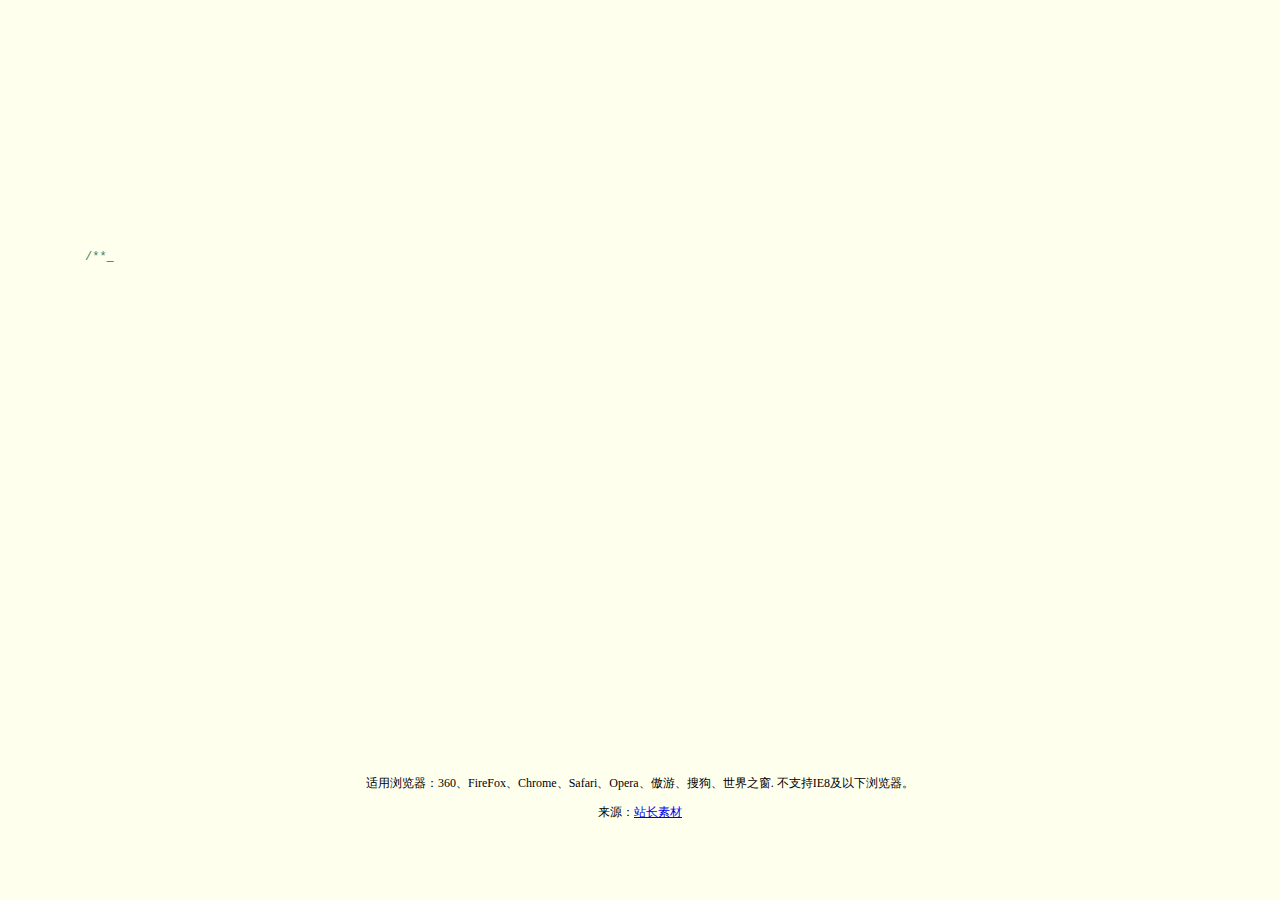
<file: chorying/letter/index.html>
﻿<!DOCTYPE html PUBLIC "-//W3C//DTD XHTML 1.0 Transitional//EN" "http://www.w3.org/TR/xhtml1/DTD/xhtml1-transitional.dtd">
<html xmlns="http://www.w3.org/1999/xhtml">
<head>
<meta http-equiv="Content-Type" content="text/html; charset=utf-8" />
<title>jquery+html5烂漫爱心表白动画 - 站长素材</title>

<style type="text/css">
@font-face {
	font-family: digit;
	src: url('digital-7_mono.ttf') format("truetype");
}
</style>

<link href="css/default.css" type="text/css" rel="stylesheet">
<script type="text/javascript" src="js/jquery.js"></script>
<script type="text/javascript" src="js/garden.js"></script>
<script type="text/javascript" src="js/functions.js"></script>

</head>

<body>

<div id="mainDiv">
	<div id="content">
		<div id="code">
			<span class="comments">/**</span><br />
			<span class="space"/><span class="comments">*2013—02-14,</span><br />
			<span class="space"/><span class="comments">*2013-02-28.</span><br />
			<span class="space"/><span class="comments">*/</span><br />
			Boy name = <span class="keyword">Mr</span> LI<br />
			Girl name = <span class="keyword">Mrs</span> ZHANG<br />
			<span class="comments">// Fall in love river. </span><br />
			The boy love the girl;<br />
			<span class="comments">// They love each other.</span><br />
			The girl loved the boy;<br />
			<span class="comments">// AS time goes on.</span><br />
			The boy can not be separated the girl;<br />
			<span class="comments">// At the same time.</span><br />
			The girl can not be separated the boy;<br />
			<span class="comments">// Both wind and snow all over the sky.</span><br />
			<span class="comments">// Whether on foot or 5 kilometers.</span><br />
			<span class="keyword">The boy</span> very <span class="keyword">happy</span>;<br />
			<span class="keyword">The girl</span> is also very <span class="keyword">happy</span>;<br />
			<span class="placeholder"/><span class="comments">// Whether it is right now</span><br />
			<span class="placeholder"/><span class="comments">// Still in the distant future.</span><br />
			<span class="placeholder"/>The boy has but one dream;<br />
			<span class="comments">// The boy wants the girl could well have been happy.</span><br />
			<br>
			<br>
			I want to say:<br />
			Baby, I love you forever;<br />
		</div>
		<div id="loveHeart">
			<canvas id="garden"></canvas>
			<div id="words">
				<div id="messages">
					亲爱的，这是我们相爱在一起的时光。
					<div id="elapseClock"></div>
				</div>
				<div id="loveu">
					爱你直到永永远远。<br/>
					<div class="signature">- 李先生</div>
				</div>
			</div>
		</div>
	</div>
</div>

<script type="text/javascript">
var offsetX = $("#loveHeart").width() / 2;
var offsetY = $("#loveHeart").height() / 2 - 55;
var together = new Date();
together.setFullYear(2013, 2, 28);
together.setHours(20);
together.setMinutes(0);
together.setSeconds(0);
together.setMilliseconds(0);

if (!document.createElement('canvas').getContext) {
	var msg = document.createElement("div");
	msg.id = "errorMsg";
	msg.innerHTML = "Your browser doesn't support HTML5!<br/>Recommend use Chrome 14+/IE 9+/Firefox 7+/Safari 4+"; 
	document.body.appendChild(msg);
	$("#code").css("display", "none")
	$("#copyright").css("position", "absolute");
	$("#copyright").css("bottom", "10px");
	document.execCommand("stop");
} else {
	setTimeout(function () {
		startHeartAnimation();
	}, 5000);

	timeElapse(together);
	setInterval(function () {
		timeElapse(together);
	}, 500);

	adjustCodePosition();
	$("#code").typewriter();
}
</script>
<div style="text-align:center;clear:both">
<p>适用浏览器：360、FireFox、Chrome、Safari、Opera、傲游、搜狗、世界之窗. 不支持IE8及以下浏览器。</p>
<p>来源：<a href="http://sc.chinaz.com/" target="_blank">站长素材</a></p>
</div>
</body>
</html>
</file>
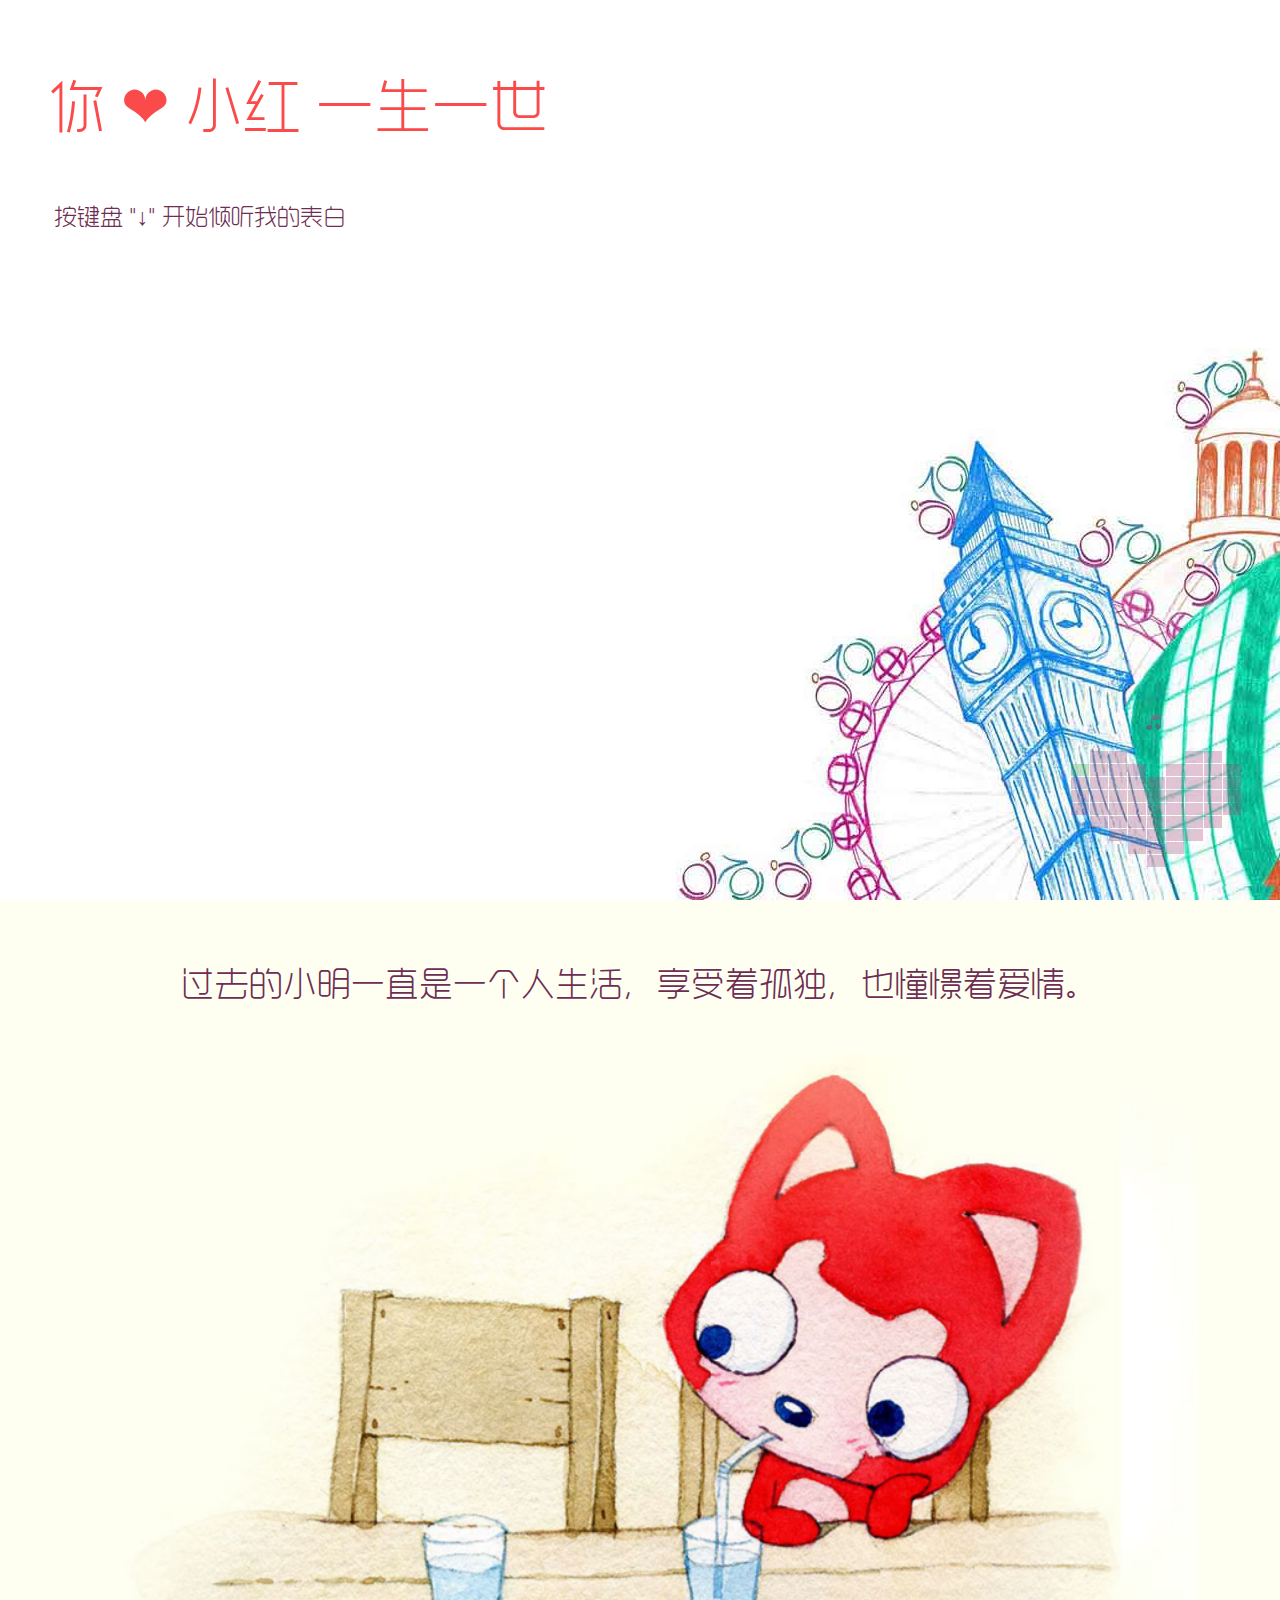
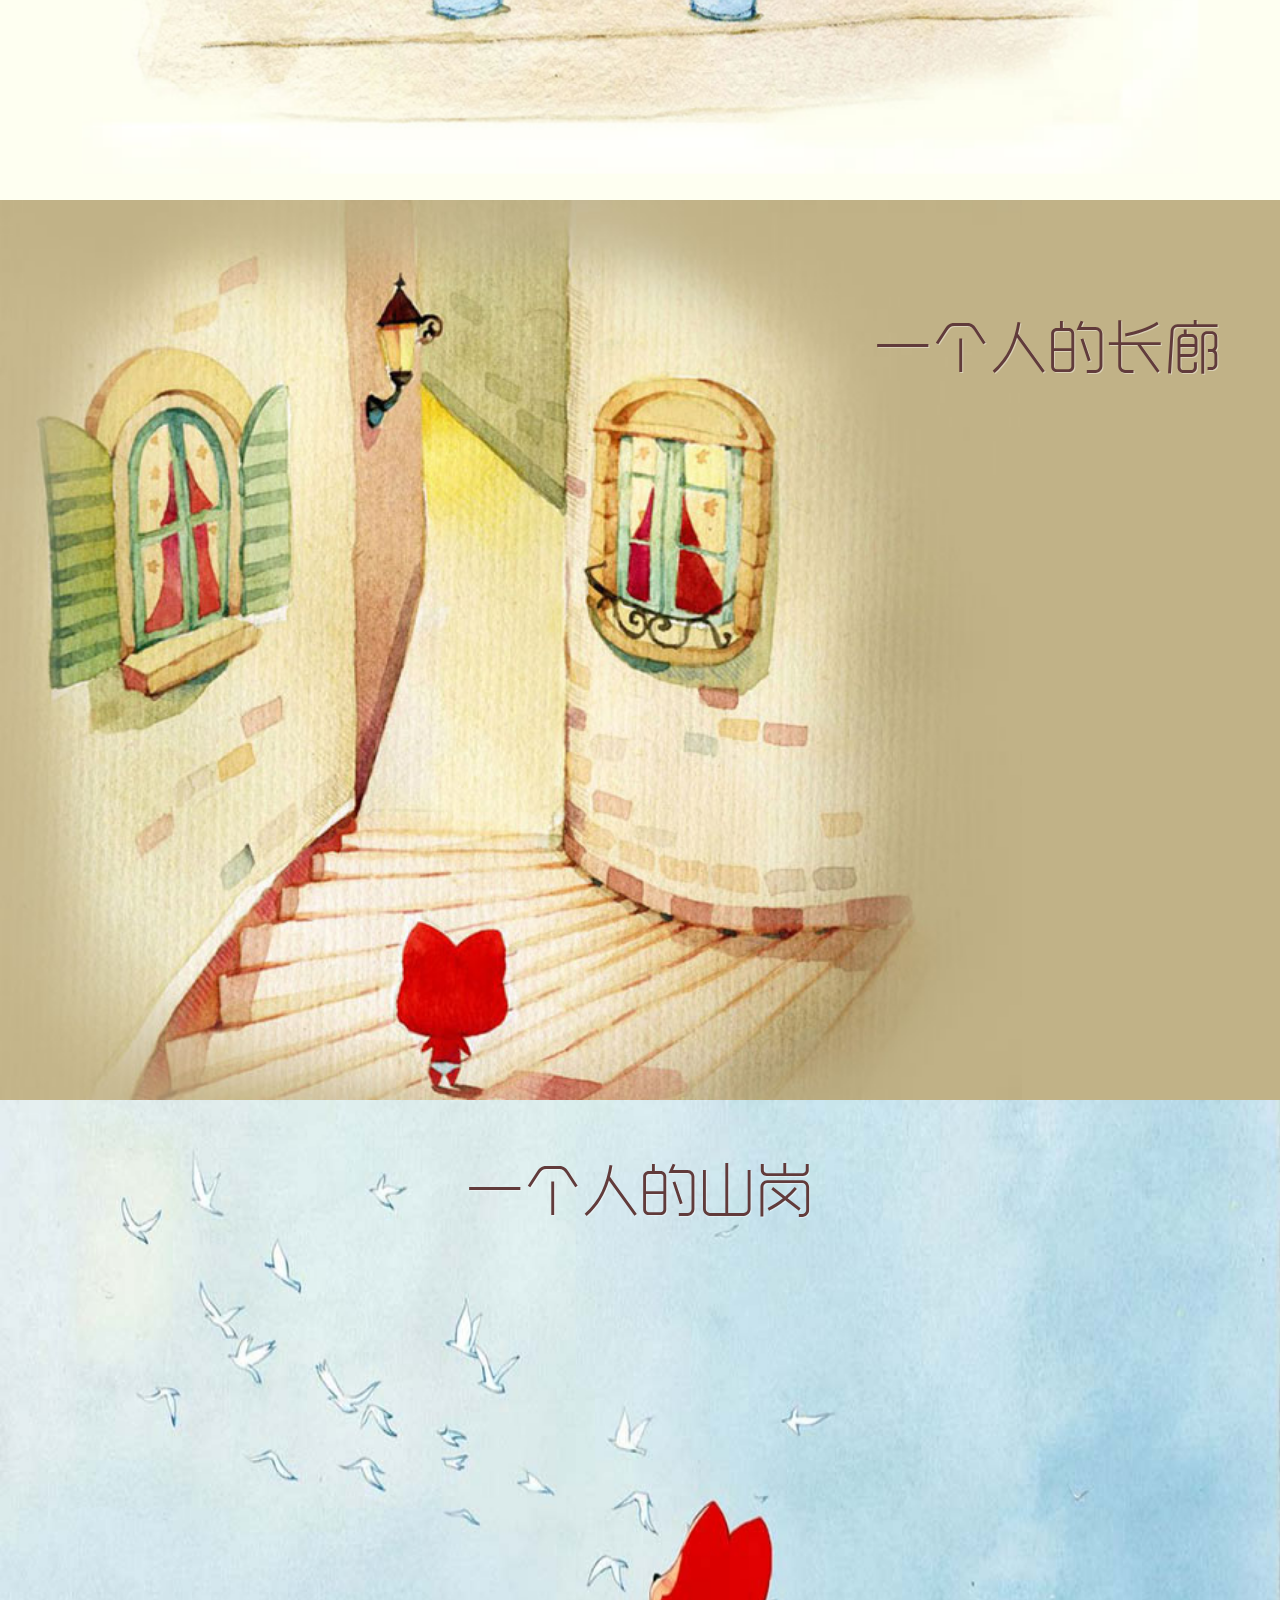
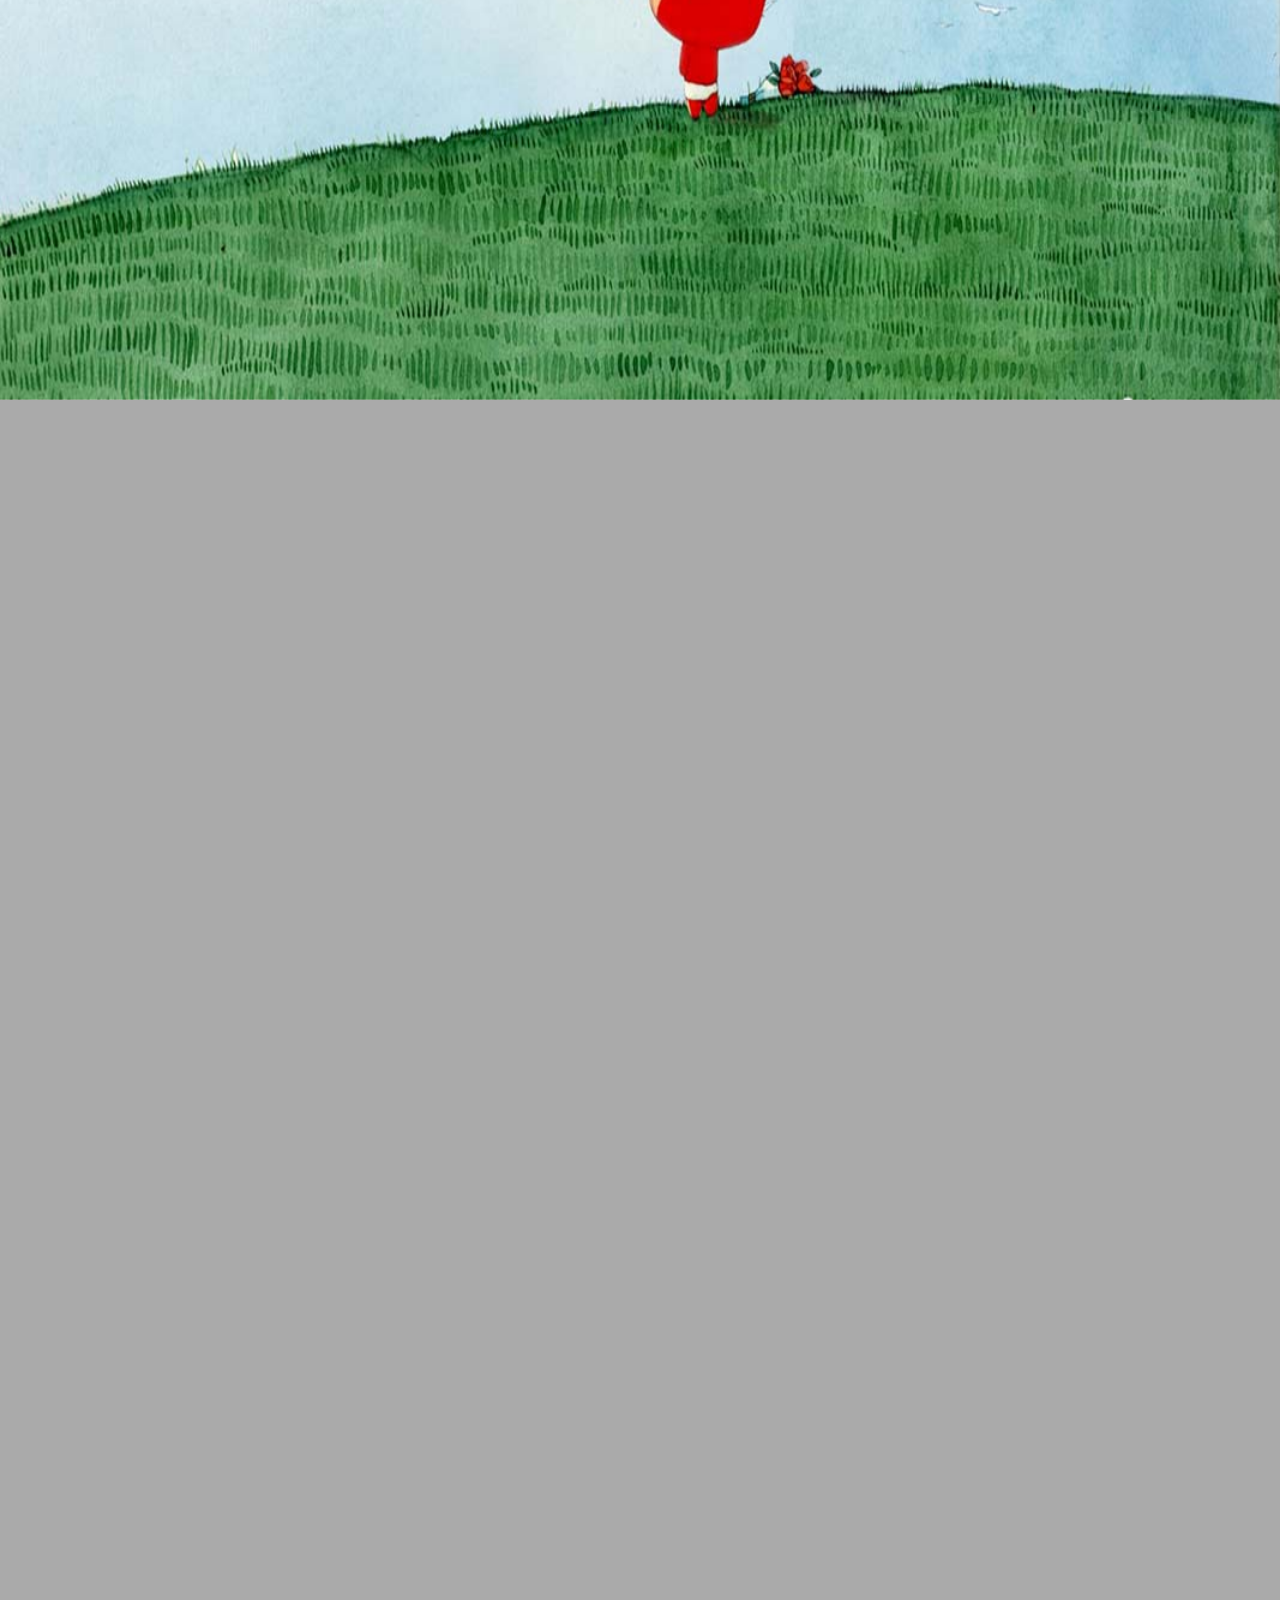
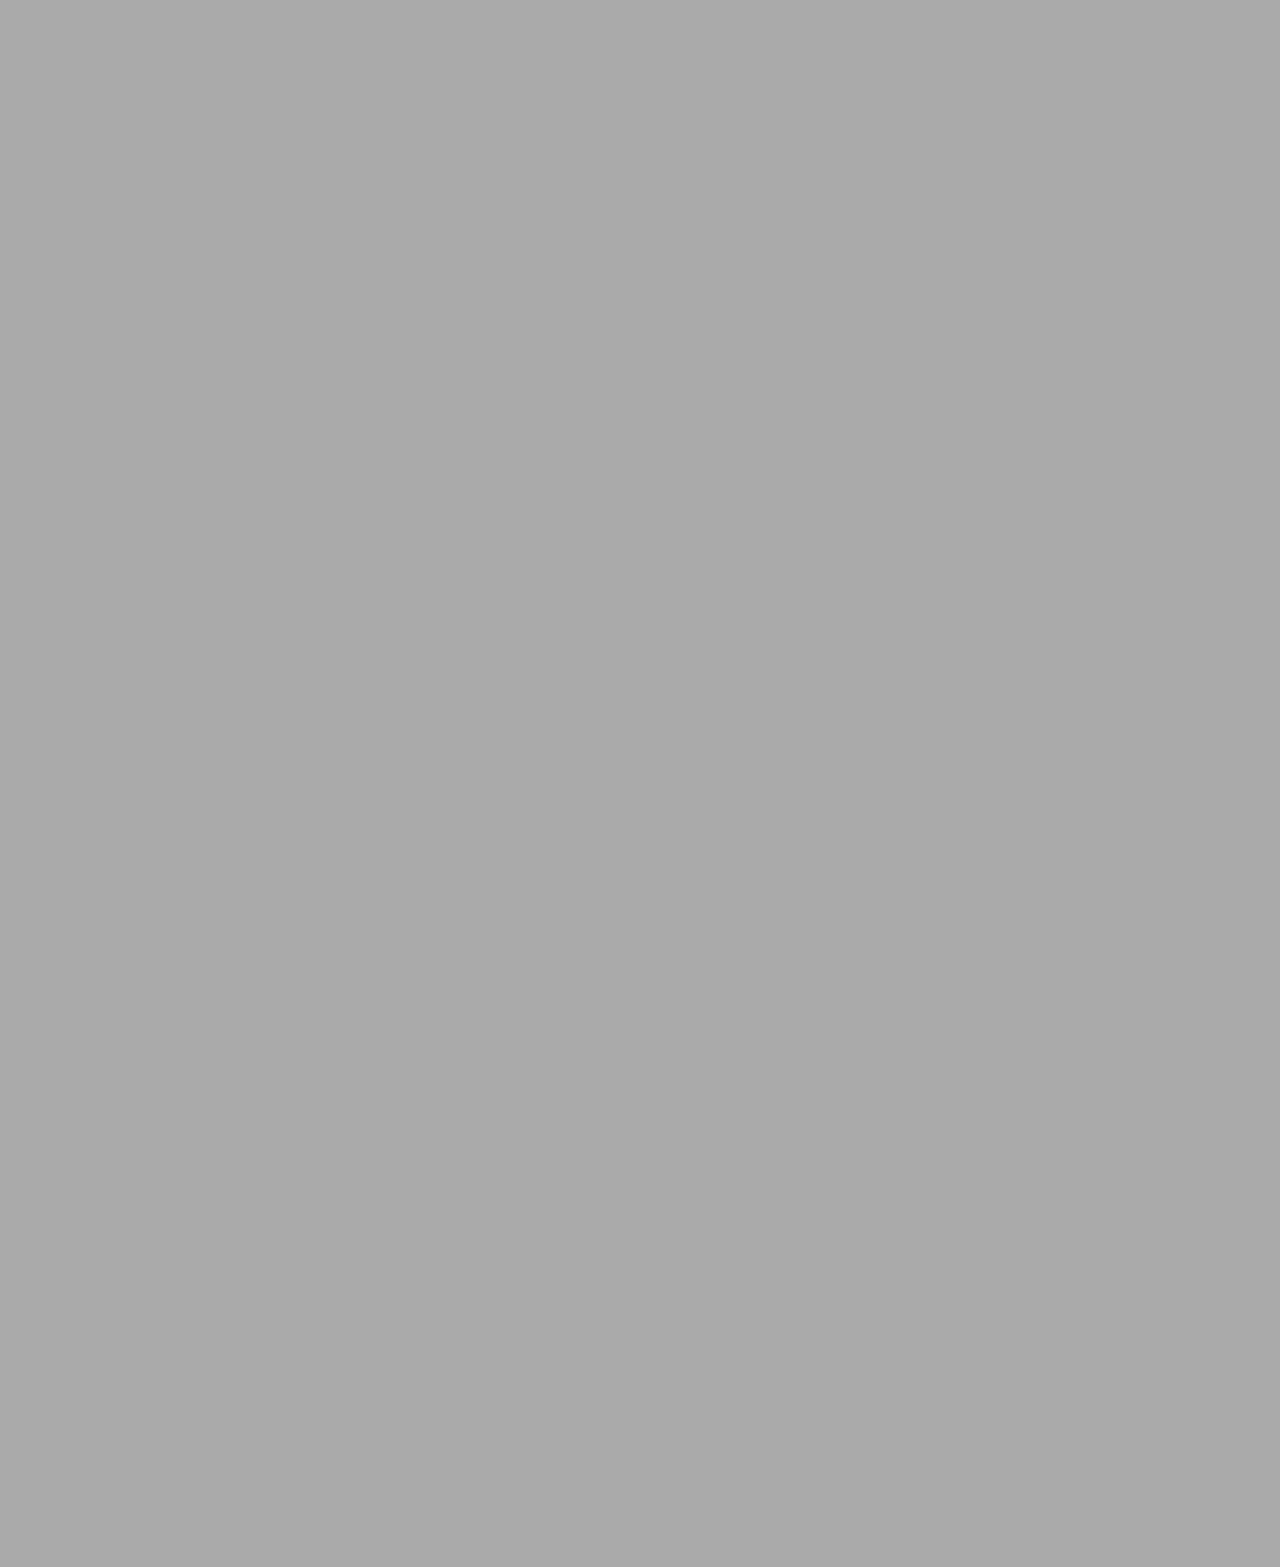
<file: chorying/story/index.htm>
<html><!DOCTYPE HTML>
<!--[if IE 6]>
<html id="ie6" class="ie ie6 lt-ie9">
<![endif]-->
<!--[if IE 7]>
<html id="ie7" class="ie ie7 lt-ie9">
<![endif]-->
<!--[if IE 8]>
<html id="ie8" class="ie ie8 lt-ie9">
<![endif]-->
<!--[if gte IE 9]>
<html class="ie ie9">
<![endif]-->
<!--[if !(IE)]><!-->
<html>
<!--<![endif]-->
<head>
	<meta http-equiv='Pragma' content='no-cache' />
	<meta charset="UTF-8">
	<meta name="viewport" content="width=device-width, minimum-scale=1.0, maximum-scale=1.0, user-scalable=no">
	<meta name="author" content="做我女朋友,做我女朋友,做我女朋友,做我女朋友,做我女朋友">
	<meta name="description" content="做我女朋友">
	<title>做我女朋友</title>
	<link rel="stylesheet" href="all.min.css" >
</head>
<body>
	<div class="flowtime">
		<div class="ft-section section-1" data-id="section-1">
			<div id="/section-1/page-1" class="ft-page page-1" data-id="page-1">
				<p class="text1"><span id="text-75" contenteditable="true">你</span> ❤ <span id="text-76" contenteditable="true">小红</span> <span id="text-77" contenteditable="true">一生一世</span></p>
				<p class="text2">按键盘 "↓" <span id="text-78" contenteditable="true">开始倾听我的表白</span></p>
			</div>
			<div id="/section-1/page-2" class="ft-page page-2" data-id="page-2">
				<p class="top-text" id="text-1" contenteditable="true">过去的小明一直是一个人生活，享受着孤独，也憧憬着爱情。</p>
				<img src="img/iali63.jpg" tppabs="img/iali63.jpg"  alt="过去的小明一直是一个人生活，享受着孤独，也憧憬着爱情。" />
			</div>
			<div id="/section-1/page-3" class="ft-page page-3 left-img" data-id="page-3">
				<h2 class="text" id="text-2" contenteditable="true">一个人的长廊</h2>
				<img src="img/iali35.jpg" tppabs="img/iali35.jpg"  alt="一个人的长廊"/>
			</div>
			<div id="/section-1/page-4" class="ft-page page-4 full-img" data-id="page-4">
				<h2 class="center-text" id="text-3" contenteditable="true">一个人的山岗</h2>
				<img src="img/iali6.jpg" tppabs="img/iali6.jpg"  alt="一个人的山岗" />
			</div>
		</div>
		<div class="ft-section section-2" data-id="section-2">
			<div id="/section-2/page-1" class="ft-page page-5 full-img" data-id="page-1">
				<h2 class="center-text" id="text-4" contenteditable="true">一个人的地铁</h2>
				<img src="img/iali19.jpg" tppabs="img/iali19.jpg"  alt="一个人的山岗" />
			</div>
			<div id="/section-2/page-2" class="ft-page page-6" data-id="page-2">
				<h2 class="center-text" id="text-5" contenteditable="true">一个人的游乐场</h2>
				<img src="img/iali29.jpg" tppabs="img/iali29.jpg" alt="一个人的游乐场"/>
			</div>
			<div id="/section-2/page-3" class="ft-page page-7" data-id="page-3">
				<h3 id="text-6" contenteditable="true">但他依然乐观，微笑着，等待着</h3>
				<img src="img/iali60.jpg" tppabs="img/iali60.jpg"  alt="但他依然乐观，微笑着，等待着"/>
			</div>
			<div id="/section-2/page-4" class="ft-page page-8 full-img" data-id="page-4">
				<h3 id="text-7" contenteditable="true">生活难免有风风雨雨</h3>
				<img src="img/iali51.jpg" tppabs="img/iali51.jpg" alt="生活难免有风风雨雨" />
			</div>
			<div id="/section-2/page-5" class="ft-page page-9" data-id="page-5">
				<h3 id="text-8" contenteditable="true">他总是能够轻松的应对</h3>
				<img src="img/iali5.jpg" tppabs="img/iali5.jpg" />
			</div>
			<div id="/section-2/page-6" class="ft-page page-10" data-id="page-6">
				<h3 id="text-9" contenteditable="true">并且面带阳光、自信的笑容</h3>
				<img src="img/iali22.jpg" tppabs="img/iali22.jpg" />
			</div>
		</div>
		<div class="ft-section section-3" data-id="section-3">
			<div id="/section-3/page-1" class="ft-page page-11 full-img" data-id="page-1">
				<h3 id="text-10" contenteditable="true">生活也不会总是一帆风顺</h3>
				<img src="img/iali24.jpg" tppabs="img/iali24.jpg"  />
			</div>
			<div id="/section-3/page-2" class="ft-page page-12" data-id="page-2">
				<h3><span id="text-11" contenteditable="true">但他每次都能勇敢的面对</span><br /><span id="text-12" contenteditable="true">随时准备接受生活的挑战</span></h3>
				<img src="img/iali25.jpg" tppabs="img/iali25.jpg" />
			</div>
			<div id="/section-3/page-3" class="ft-page page-13" data-id="page-3">
				<img src="img/iali64.jpg" tppabs="img/iali64.jpg" alt='可是小明的爱情又在哪里呢？' />
				<h3 id="text-13" contenteditable="true">可是小明的爱情又在哪里呢？</h3>
			</div>
			<div id="/section-3/page-4" class="ft-page page-14 left-img" data-id="page-4">
				<h3 id="text-14" contenteditable="true">在镜子里面吗？他不敢相信</h3>
				<img src="img/iali46.jpg" tppabs="img/iali46.jpg" />
			</div>
			<div id="/section-3/page-5" class="ft-page page-15 left-img" data-id="page-5">
				<h3><span id="text-15" contenteditable="true">他去问大树，我的爱情在哪里？</span><br /><span id="text-16" contenteditable="true">大树告诉他，也许就在不远的地方</span></h3>
				<img src="img/iali45.jpg" tppabs="img/iali45.jpg" />
			</div>
			<div id="/section-3/page-6" class="ft-page page-16 left-img" data-id="page-6">
				<h3><span id="text-17" contenteditable="true">于是，小明一个人继续向前走</span><br /><span id="text-18" contenteditable="true">走在茫茫的雪地上</span></h3>
				<img src="img/iali66.jpg" tppabs="img/iali66.jpg" />
			</div>
			<div id="/section-3/page-7" class="ft-page page-17 top-text" data-id="page-7">
				<h3 id="text-19" contenteditable="true">直到有一天小明与小红相遇了</h3>
				<img src="img/iali16.jpg" tppabs="img/iali16.jpg" />
			</div>
		</div>
		<div class="ft-section section-4" data-id="section-4">
			<div id="/section-4/page-1" class="ft-page page-18 full-img" data-id="page-1">
				<p class="text" id="text-20" contenteditable="true">小明喜欢小红，因为小红的出现，小明脸上有了更加灿烂的笑容</p>
				<img src="img/iali11.jpg" tppabs="img/iali11.jpg"  />
			</div>
			<div id="/section-4/page-2" class="ft-page page-19" data-id="page-2">
				<h3 id="text-21" contenteditable="true">可是小红会喜欢小明吗？</h3>
				<img src="img/iali75.jpg" tppabs="img/iali75.jpg" />
			</div>
			<div id="/section-4/page-3" class="ft-page page-20" data-id="page-3">
				<img src="img/iali59.png" tppabs="img/iali59.png" />
				<h3 id="text-22" contenteditable="true">终于有一天，小明鼓起了勇气</h3>
				<img src="img/iali9.jpg" tppabs="img/iali9.jpg" />
			</div>
			<div id="/section-4/page-4" class="ft-page page-21" data-id="page-4">
				<h3 id="text-23" contenteditable="true">小明好高兴</h3>
				<img src="img/iali59.png" tppabs="img/iali59.png" />
			</div>
			<div id="/section-4/page-5" class="ft-page page-22 left-img" data-id="page-5">
				<h3 id="text-24" contenteditable="true">每天小明都会去找小红</h3>
				<img src="img/iali4.jpg" tppabs="img/iali4.jpg" />
			</div>
			<div id="/section-4/page-6" class="ft-page page-23 left-img" data-id="page-6">
				<h3 id="text-25" contenteditable="true">然后两个人一起出去玩</h3>
				<img src="img/iali44.jpg" tppabs="img/iali44.jpg" />
			</div>
			<div id="/section-4/page-7" class="ft-page page-24 full-img" data-id="page-7">	
				<h3 id="text-26" contenteditable="true">晚上小明会把小红送回家</h3>
				<img src="img/iali32.jpg" tppabs="img/iali32.jpg" />
			</div>
		</div>
		<div class="ft-section section-5" data-id="section-5">
			<div id="/section-5/page-1" class="ft-page page-25 left-img" data-id="page-1">
				<h3><span id="text-27" contenteditable="true">直到很晚</span><br /><span id="text-28" contenteditable="true">小明才会一个人回家</span></h3>
				<img src="img/iali37.jpg" tppabs="img/iali37.jpg" />
			</div>
			<div id="/section-5/page-2" class="ft-page page-26 top-text" data-id="page-2">
				<h3 id="text-29" contenteditable="true">然后高兴地进入梦乡，希望梦到小红</h3>
				<img src="img/iali10.gif" tppabs="img/iali10.gif" />
			</div>
			<div id="/section-5/page-3" class="ft-page page-27" data-id="page-3">
				<h3 id="text-30" contenteditable="true">小明很快就成为了小红的逛街助手</h3>
				<img src="img/iali67.jpg" tppabs="img/iali67.jpg"  />
			</div>
			<div id="/section-5/page-4" class="ft-page page-28" data-id="page-4">
				<h3 id="text-31" contenteditable="true">小明和小红一起去了好多地方玩</h3>
				<img src="img/iali40.jpg" tppabs="img/iali40.jpg" />
			</div>
			<div id="/section-5/page-5" class="ft-page page-29" data-id="page-5">
				<h3 id="text-32" contenteditable="true">小明也和小红一样成为了一个吃货</h3>
				<img src="img/iali12.jpg" tppabs="img/iali12.jpg" />
			</div>
			<div id="/section-5/page-6" class="ft-page page-30" data-id="page-6">
				<h3 id="text-33" contenteditable="true">后来，他们搬到了一起</h3>
				<img src="img/iali76.gif" tppabs="img/iali76.gif" />
			</div>
			<div id="/section-5/page-7" class="ft-page page-31" data-id="page-7">
				<h3 id="text-34" contenteditable="true">于是小明开始学习新的技能</h3>
				<img src="img/iali77.jpg" tppabs="img/iali77.jpg" />
			</div>
		</div>
		<div class="ft-section section-6" data-id="section-6">
			<div id="/section-6/page-1" class="ft-page page-32" data-id="page-1">
				<h3 id="text-35" contenteditable="true">煮饭</h3>
				<img src="img/iali62.jpg" tppabs="img/iali62.jpg"  />
			</div>
			<div id="/section-6/page-2" class="ft-page page-33 top-text" data-id="page-2">
				<h3 id="text-36" contenteditable="true">每天早上，他们吃着自己做的美食</h3>
				<img src="img/iali3.jpg" tppabs="img/iali3.jpg" />
			</div>
			<div id="/section-6/page-3" class="ft-page page-34 left-img" data-id="page-3">
				<h3 id="text-37" contenteditable="true">然后在同一个站台，高高兴兴的一起上班</h3>
			</div>
			<div id="/section-6/page-4" class="ft-page page-35" data-id="page-4">
				<h3><span id="text-38" contenteditable="true">小明感觉自己好幸福。</span><br /><span id="text-39" contenteditable="true">因为自己有了家</span><br /><span id="text-40" contenteditable="true">那个有小红在的地方</span></h3>
				<img src="img/iali8.gif" tppabs="img/iali8.gif" />
			</div>
			<div id="/section-6/page-5" class="ft-page page-36 full-img" data-id="page-5">
				<h3 id="text-41" contenteditable="true">他们偶尔也会吵架</h3>
				<img src="img/iali31.jpg" tppabs="img/iali31.jpg" />
			</div>
			<div id="/section-6/page-6" class="ft-page page-37 left-img" data-id="page-6">
				<h3 id="text-42" contenteditable="true">小明不想这样</h3>
				<img src="img/iali49.jpg" tppabs="img/iali49.jpg" />
			</div>
			<div id="/section-6/page-7" class="ft-page page-38 bottom-text" data-id="page-7">
				<img src="img/iali21.jpg" tppabs="img/iali21.jpg" />
				<h3 id="text-43" contenteditable="true">一定是我有什么做的不对，小明在想</h3>
			</div>
		</div>
		<div class="ft-section section-7" data-id="section-7">
			<div id="/section-7/page-1" class="ft-page page-39 left-img" data-id="page-1">
				<h3 id="text-44" contenteditable="true">如果没有小红在身边，窗外就没有风景</h3>
				<img src="img/iali2.jpg" tppabs="img/iali2.jpg" />
			</div>
			<div id="/section-7/page-2" class="ft-page page-40" data-id="page-2">
				<h3 id="text-45" contenteditable="true">如果没有小红在身后</h3>
				<img src="img/iali14.jpg" tppabs="img/iali14.jpg"  />
			</div>
			<div id="/section-7/page-3" class="ft-page page-41" data-id="page-3">
				<img src="img/iali30_1.jpg" tppabs="img/iali30_1.jpg" class='img1'/>
				<img src="img/iali30_2.jpg" tppabs="img/iali30_2.jpg" class='img2'/>
				<h3 id="text-46" contenteditable="true"> 小明又怎会飞的更高更远</h3>
			</div>
			<div id="/section-7/page-4" class="ft-page page-42" data-id="page-4">
				<h3><span id="text-47" contenteditable="true">小明不想这样。他要为小红改变自己</span><br /><span id="text-48" contenteditable="true">小红说她喜欢狮子座的人，于是小明许下愿望</span></h3>
				<img src="img/iali69.jpg" tppabs="img/iali69.jpg"  />
			</div>
			<div id="/section-7/page-5" class="ft-page page-43" data-id="page-5">
				<img src="img/iali42.jpg" tppabs="img/iali42.jpg" />
				<h3 id="text-49" contenteditable="true">我愿为你变成狮子座</h3>
			</div>
			<div id="/section-7/page-6" class="ft-page page-44 left-img" data-id="page-6">
				<h3><span id="text-50" contenteditable="true">爱情就像花草一样</span><br /><span id="text-51" contenteditable="true">需要用包容来浇灌</span></h3>
				<img src="img/iali0.jpg" tppabs="img/iali0.jpg" />
			</div>
			<div id="/section-7/page-7" class="ft-page page-45 left-img" data-id="page-7">
				<h3><span id="text-52" contenteditable="true">再到后来，小红要过生日了</span><br /><span id="text-53" contenteditable="true">小明开始为小红准备礼物</span></h3>
				<img src="img/iali18.jpg" tppabs="img/iali18.jpg" />
			</div>
		</div>
		<div class="ft-section section-8" data-id="section-8">
			<div id="/section-8/page-1" class="ft-page page-46" data-id="page-1">
				<img src="img/iali57.gif" tppabs="img/iali57.gif" />
				<h3>
					<span id="text-54" contenteditable="true">看着礼物一件件准备好了</span>
					<span id="text-55" contenteditable="true">小明好开心</span>
					<span id="text-56" contenteditable="true">因为他想象着小红收到礼物时</span>
					<span id="text-57" contenteditable="true">开心的样子</span>
				</h3>
			</div>
			<div id="/section-8/page-2" class="ft-page page-47 top-text" data-id="page-2">
				<img src="img/iali58.jpg" tppabs="img/iali58.jpg" />
				<h3>
					<span id="text-58" contenteditable="true">想想后面还有一辈子</span>
					<span id="text-59" contenteditable="true">小明好开心</span>
					<span id="text-60" contenteditable="true">因为可以和小红</span>
					<span id="text-61" contenteditable="true">去全世界好多地方玩</span></h3>
				
			</div>
			<div id="/section-8/page-3" class="ft-page page-48 left-img" data-id="page-3">
				<p><span id="text-62" contenteditable="true">小明也会继续努力</span><br /><span id="text-63" contenteditable="true">为了他和小红的梦之城堡</span></p>
				<img src="img/iali65.jpg" tppabs="img/iali65.jpg"  />
			</div>
			<div id="/section-8/page-4" class="ft-page page-49 full-img" data-id="page-4">
			<img src="img/iali71.jpg" tppabs="img/iali71.jpg" />
				<p class="text">
					<span class='text' id="text-64" contenteditable="true">小明很幸福，因为他找到了小红。他相信后面的每天都会是快乐的</span><br />
					<span class='text' id="text-65" contenteditable="true">简简单单，体会着与小红在一起的每一个刻</span>
				</p>
			</div>
			<div id="/section-8/page-5" class="ft-page page-50" data-id="page-5">
				<p class='text' id="text-66" contenteditable="true">后来的一天，小红说她不敢坐山车了，于是小明就带她到别的地方玩。这只是他们幸福生活中的一件小事，小到无法引起别人的注意。可这是属于小明和小红的幸福生活。</p>
				<img src="img/iali50_1.jpg" tppabs="img/iali50_1.jpg" class='img1' />
				<img src="img/iali50_2.jpg" tppabs="img/iali50_2.jpg" class='img2' />
			</div>
			<div id="/section-8/page-6" class="ft-page page-51" data-id="page-6">
				<p>
					<span id="text-67" contenteditable="true">小红：永远有多远？</span><br />
					<span id="text-68" contenteditable="true">小明：比时间多一秒就是永远，我会永远爱你</span><br />
					<span id="text-69" contenteditable="true">小红：世界有多大？</span><br />
					<span id="text-70" contenteditable="true">小明：你走到哪里，世界就有多大</span>
					</p>
			</div>
		</div>
		<div class="ft-section section-9" data-id="section-9">
			<div id="/section-9/page-1" class="ft-page page-52 full-img" data-id="page-1">
				<h3 id="text-71" contenteditable="true">愿得一人心，白首不相离</h3>
				<img src="img/iali20.jpg" tppabs="img/iali20.jpg"  />
			</div>
			<div id="/section-9/page-2" class="ft-page page-53" data-id="page-2">
				<img src="img/iali68.jpg" tppabs="img/iali68.jpg" alt='happy birthday' />
				<h3 id="text-72" contenteditable="true">情人节快乐</h3>
			</div>
			<div id="/section-9/page-3" class="ft-page page-54 center-img" data-id="page-3" >
				<div class="center-img">I love you</div>
			</div>
			<div id="/section-9/page-4" class="ft-page page-55 right-img" data-id="page-4">
				<img src="img/14915.jpg" tppabs="img/14915.jpg" />
				<p class="text">
					<span id="text-73" contenteditable="true">小明和小红的故事会一直继续下去。</span><br />
					<span id="text-74" contenteditable="true">无论精彩、平淡都会是他们喜欢的。</span><br />
					<br />
					<br />
					<span> -- 按“Esc"键有惊喜</span>
				</p>				
			</div>
		</div>
	</div>
	<div class="nojavascript">您的浏览器禁用了javascript，无法正常浏览本页面</div>
	

	<audio id="bgmMusic" src="lovebgm.mp3" autoplay="autoplay" loop="loop" preload="auto" type="audio/mp3"></audio>

	
	<script src="jquery.min.js" tppabs="http://libs.baidu.com/jquery/1.8.3/jquery.min.js"></script>
	<script src="all.min.js" ></script>
	<script src="love.min.js" ></script>
	<div class="mPower"><span id="on" title="点击暂停" style=""></span><span id="off" title="点击播放"  style=""></span></div>

	
</body>
</html>
</file>
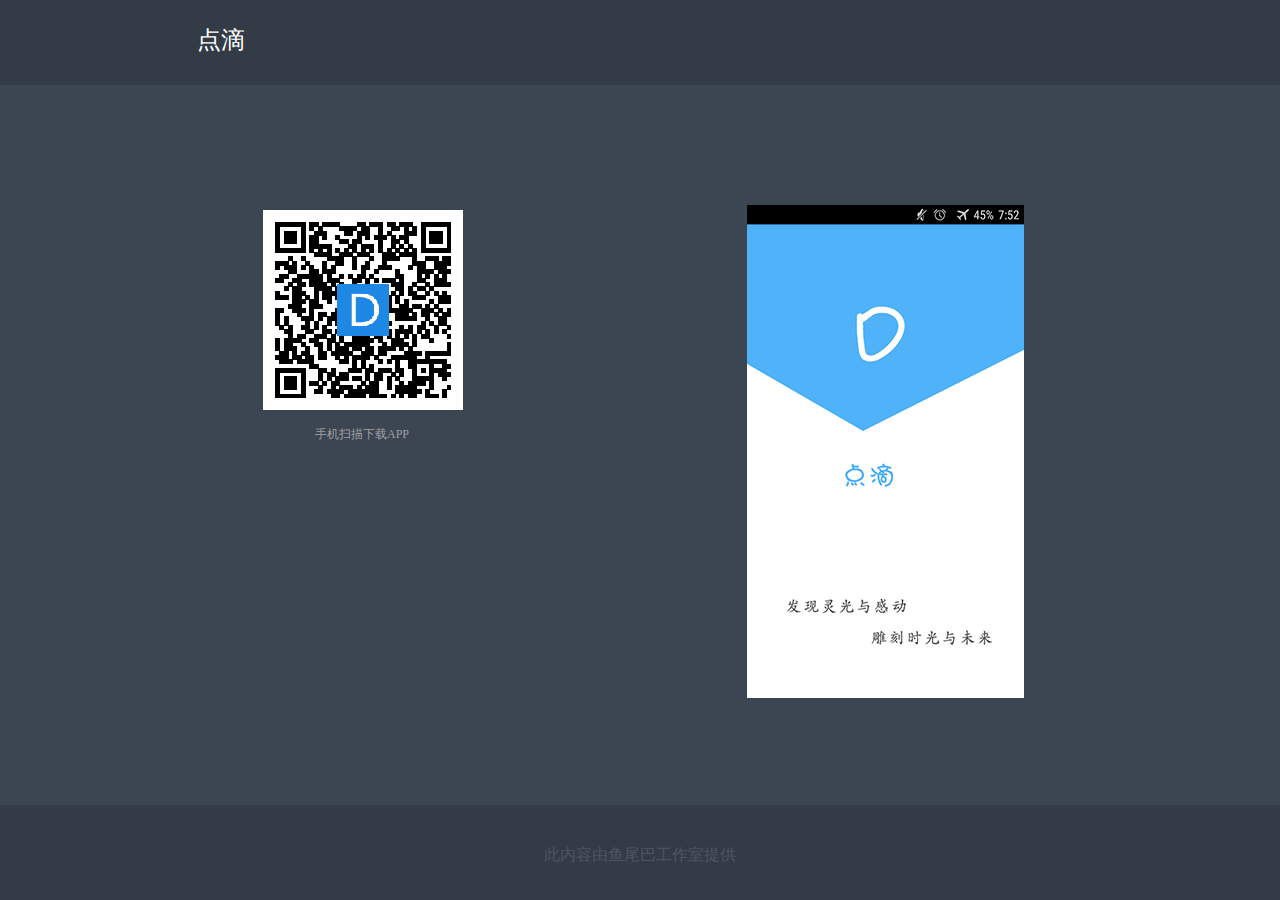
<file: chorying/diandi/点滴.htm>
<!DOCTYPE html>
<!-- saved from url=(0022)http://diandi.bmob.cn/ -->
<html><head><meta http-equiv="Content-Type" content="text/html; charset=UTF-8">
    <meta charset="utf-8">
    <meta http-equiv="X-UA-Compatible" content="IE=edge,chrome=1">
	<meta content="点滴，日程，规划人生" name="keywords">
    <meta content="点滴，为你翻开人生新篇章！" name="description">
    <title>点滴</title>
    <style>
        *{margin: 0px;padding: 0px;}
        body,html{width: 100%}
        ul li{list-style-type: none}
        a{cursor: pointer;}
        .outer-wrap{width: 100%;}
        .inner-wrap{width: 1024px;margin: 0 auto;position: relative;}
        .menu-wrap{height:85px;background: #333b46;color: #ffffff;position: relative;}
        .menu-wrap .logo{display:inline-block;width: 59px;height: 59px;margin:10px 0 0 0;float:left;background: url("http://diandi.bmob.cn/uploads/54a0d726e4148.png");}
        .menu-wrap .logo-text{display:inline-block;height: 59px;line-height: 59px;margin: 10px 0 0 10px;float:left;font-size: 24px;font-family: "Microsoft YaHei","SimSun",Arial, Helvetica, sans-serif;}
        .main-content-wrap{height: 710px;background: #3c4552;}
        .main-content .main-content-left{width: 228px;margin:90px 0 0 120px;float: left;position: relative;}
        .main-content .main-content-left .demo-code-background{height:314px;width:228px;background: url("http://diandi.bmob.cn/images/demo-code-background.png") no-repeat;}
        .main-content .main-content-left .demo-code-background .demo-code-img{display:block;padding:35px 0 0 0;margin: 0 0 0 15px;}
        .main-content .main-content-left .demo-code-background .demo-code-text{text-align: center;font-size: 12px;color: #9fa0a0;line-height: 20px;margin: 10px 0 0 0;}
        .main-content .main-content-left .download-app{margin: 70px 0 0 0;position: relative;}
        .main-content .main-content-left .download-app ul li a{display: block;width: 178px;height: 59px;margin:30px auto 0;}
        .main-content .main-content-left .download-app ul li .download-android{background: url("http://diandi.bmob.cn/images/download-android.png") no-repeat;}
        .main-content .main-content-left .download-app ul li .download-ios{background: url("http://diandi.bmob.cn/images/download-ios.png") no-repeat;}
        .main-content .main-content-left .download-app ul li .download-android:hover{background: url("http://diandi.bmob.cn/images/download-android-hover.png") no-repeat;}
        .main-content .main-content-left .download-app ul li .download-ios:hover{background: url("http://diandi.bmob.cn/images/download-ios-hover.png") no-repeat;}
        .main-content .main-content-right{position: relative;float: right;margin: 40px 100px 0 0;}
        .main-content .main-content-right .iphone-background{width: 338px;height: 663px;overflow:hidden;float:left;background: url("http://diandi.bmob.cn/images/iphone.png") no-repeat;}
        .main-content .main-content-right .iphone-background .iphone-inner-img{float:left;margin: 110px 0 0 47px;}
        .main-content .main-content-right .android-background{width: 350px;height: 663px;overflow:hidden;float:left;background: url("http://diandi.bmob.cn/images/android.png") no-repeat;}
        .main-content .main-content-right .android-background .android-inner-img{float:left;margin: 80px 0 0 45px;overflow:hidden;}		
        .footer-wrap{height: 95px;background: #333b46;color: #4d5662;}
        .footer-wrap .footer{text-align: center;}
        .footer-wrap .footer p{display: block;text-align: center;margin:0 auto;padding: 40px 0 0 0;}
    </style>
</head>
<body style="">
    <div class="outer-wrap menu-wrap" style="background-image: none; background-attachment: scroll; background-origin: padding-box; background-clip: border-box; background-color: rgb(51, 59, 70); background-size: auto; color: rgb(255, 255, 255); background-position: 0% 0%; background-repeat: repeat repeat;">
        <div class="tip-menu-small tip-change-background">
      
        </div>
        <div class="inner-wrap menu">
            <a class="logo" id="logo" style=""></a>
            <span class="logo-text" id="logo_text" style="">点滴</span>
        </div>
    </div>
    <div class="outer-wrap main-content-wrap" id="main_content" style="height: 765px; background-image: none; background-attachment: scroll; background-origin: padding-box; background-clip: border-box; background-color: rgb(60, 69, 82); background-size: auto; background-position: 0% 0%; background-repeat: repeat repeat;">
        <div class="inner-wrap main-content">
            <div class="main-content-left">
        
                <div class="demo-code-background">
                    <span class="demo-code-img"><img src="./点滴_files/54a0d6de765ef.png"></span>
                    <p class="demo-code-text">手机扫描下载APP
                    </p>
                </div>
                <div class="download-app">
                    <ul>
                        <li id="download_android" style="">
                        <a class="download-android" href="http://7sbql6.com1.z0.glb.clouddn.com/diandi.apk"></a></li>
                        <li id="download_ios" style="display:none">
                        <a class="download-ios" href=""></a></li>
                    </ul>
                </div>
            </div>
            <div class="main-content-right">
                
                <div class="iphone-background" style="display:none">
                    <span class="iphone-inner-img" id="slider_iphone" style="overflow: hidden; position: relative;">
					<ul style="display: block; position: relative; margin: 0px; width: 9000000px; transition: 600ms ease-in-out; -webkit-transition: 600ms ease-in-out; -webkit-transform: translate(0px, 0px);">
												
																		
																		
																		
																		
																														
					<li style="float: left; list-style: none; display: block; position: relative; margin: 0px;"><img src="./点滴_files/iphone-inner-img.png" style="height: 439px; width: 247px;"></li><li style="float: left; list-style: none; display: block; position: relative; margin: 0px;"><img src="./点滴_files/iphone-inner-img.png" style="height: 439px; width: 247px;"></li><li style="float: left; list-style: none; display: block; position: relative; margin: 0px;"><img src="./点滴_files/iphone-inner-img.png" style="height: 439px; width: 247px;"></li><li style="float: left; list-style: none; display: block; position: relative; margin: 0px;"><img src="./点滴_files/iphone-inner-img.png" style="height: 439px; width: 247px;"></li><li style="float: left; list-style: none; display: block; position: relative; margin: 0px;"><img src="./点滴_files/iphone-inner-img.png" style="height: 439px; width: 247px;"></li></ul>
                      </span><span id="controls"></span>
                </div>
				
                <div class="android-background" style="">
                    <span class="android-inner-img" id="slider_android" style="overflow: hidden; position: relative; transition: 600ms ease-in-out; -webkit-transition: 600ms ease-in-out; height: 496px; width: 277px;">
						<ul style="display: block; position: relative; margin: 0px; width: 9000000px; transition: 600ms ease-in-out; -webkit-transition: 600ms ease-in-out; -webkit-transform: translate(-554px, 0px);">
														
																					
																					
																					
																					
														

						<li style="float: left; list-style: none; display: block; position: relative; margin: 0px;"><img src="./点滴_files/549ffd539edc7.png"></li><li style="float: left; list-style: none; display: block; position: relative; margin: 0px;"><img src="./点滴_files/54af6792b5715.png" style="height: 493px; width: 277px;"></li><li style="float: left; list-style: none; display: block; position: relative; margin: 0px;"><img src="./点滴_files/549ffd5f3707e.png" style="height: 493px; width: 277px;"></li><li style="float: left; list-style: none; display: block; position: relative; margin: 0px;"><img src="./点滴_files/549ffd6685756.png" style="height: 493px; width: 277px;"></li><li style="float: left; list-style: none; display: block; position: relative; margin: 0px;"><img src="./点滴_files/54af6795619bf.png" style="height: 493px; width: 277px;"></li></ul>
                      </span><span id="controls"></span>
                </div>		
            </div>
        </div>
    </div>
    <div class="outer-wrap footer-wrap" style="background-image: none; background-attachment: scroll; background-origin: padding-box; background-clip: border-box; background-color: rgb(51, 59, 70); background-size: auto; color: rgb(77, 86, 98); background-position: 0% 0%; background-repeat: repeat repeat;">
        <div class="inner-wrap footer">
            <p>此内容由鱼尾巴工作室提供</p>
        </div>
    </div>

<script type="Text/Javascript" src="./点滴_files/jquery-1.11.0.min.js"></script>
<script type="text/javascript" src="./点滴_files/jquery.sudoSlider.min.js"></script>
<script>

    $(document).ready(function(){
        //中间主内容区，高度自适应
        function auto_height()
        {
            if(document.documentElement.clientHeight > 765){
                document.getElementById("main_content").style.height=document.documentElement.clientHeight-180+"px";
            }else{
                document.getElementById("main_content").style.height=765+"px";
            }
        }
        auto_height();


       //根据 li的个数决定是否使用走马灯 
	   if ($("#slider_android ul li").size()>=2) {


		   $("#slider_android ul li").eq(0).show();
		   
			 //调用sudoslider插件，实现手机画面切换效果
	        var sudoSliderArdroid = $("#slider_android").sudoSlider({
	            speed:'600',
	            auto:true,
	            width:277,
	            height:493,
	            continuous:true,
	            prevNext:false
	        });
	   }else if ( $("#slider_android ul li").size()==1 ) {
		   //如果只有一张图片，则显示第一张图片
		   $("#slider_android ul li").eq(0).show();
	   }

       //根据 li的个数决定是否使用走马灯 
	   if ($("#slider_iphone ul li").size()>=2) {

		   $("#slider_iphone ul li").eq(0).show();
		   
			 //调用sudoslider插件，实现手机画面切换效果
	        var sudoSliderIphone = $("#slider_iphone").sudoSlider({
	            speed:'600',
	            auto:true,
	            continuous:true,
	            prevNext:false
	        });
	   }else if ( $("#slider_iphone ul li").size()==1 ) {
		   //如果只有一张图片，则显示第一张图片
		   $("#slider_iphone ul li").eq(0).show();
	   }	   



		var initMenuBackground = $(".menu-wrap").css('background');
		var initMenuColor = $(".menu-wrap").css('color');
		var initMainContentBackground = $(".main-content-wrap").css('background');
		var initFooterBackground = $(".footer-wrap").css('background');
		var initFooterColor = $(".footer-wrap").css('color');        
		var themeStyle0 = {
				menuBackground : initMenuBackground,
				menuColor : initMenuColor,
				mainContentBackground : initMainContentBackground,
				footerBackground : initFooterBackground,
				footerColor : initFooterColor
			}
			var themeStyle1 = {
				menuBackground : '#f6f7ff',
				menuColor : '#656565',
				mainContentBackground : '#626eb3',
				footerBackground :'#f6f7ff',
				footerColor :'#9297b6'
			}
			var themeStyle2 = {
				menuBackground : '#636a97',
				menuColor : '#ffffff',
				mainContentBackground : '#777eab',
				footerBackground :'#636a97',
				footerColor :'#9297b6'
			}
			var themeStyle3 = {
				menuBackground : '#49505f',
				menuColor : '#ffffff',
				mainContentBackground : 'url("http://assets.bmob.cn/images/1-4background.png") no-repeat',
				footerBackground :'#272b3c',
				footerColor :'#9fa0a0'
			}

			var changeTheme = function(themeStyle){
				$(".menu-wrap").css({'background':themeStyle.menuBackground,'color':themeStyle.menuColor});
				$(".main-content-wrap").css({'background':themeStyle.mainContentBackground});
				$(".footer-wrap").css({'background':themeStyle.footerBackground,'color':themeStyle.footerColor});
			}
		
			//根据用户的默认值设置模板
			var userDefaultTheme=0;
			
			switch (userDefaultTheme){
				case 1:
					userDefaultTheme = themeStyle1;
					break;
				case 2:
					userDefaultTheme = themeStyle2;
					break;
				case 3:
					userDefaultTheme = themeStyle3;
					break;
				default :
					userDefaultTheme = themeStyle0;
					break;
			}
			changeTheme(userDefaultTheme);

    });



    
</script>
</body><style type="text/css" id="173747197000"></style></html>
</file>
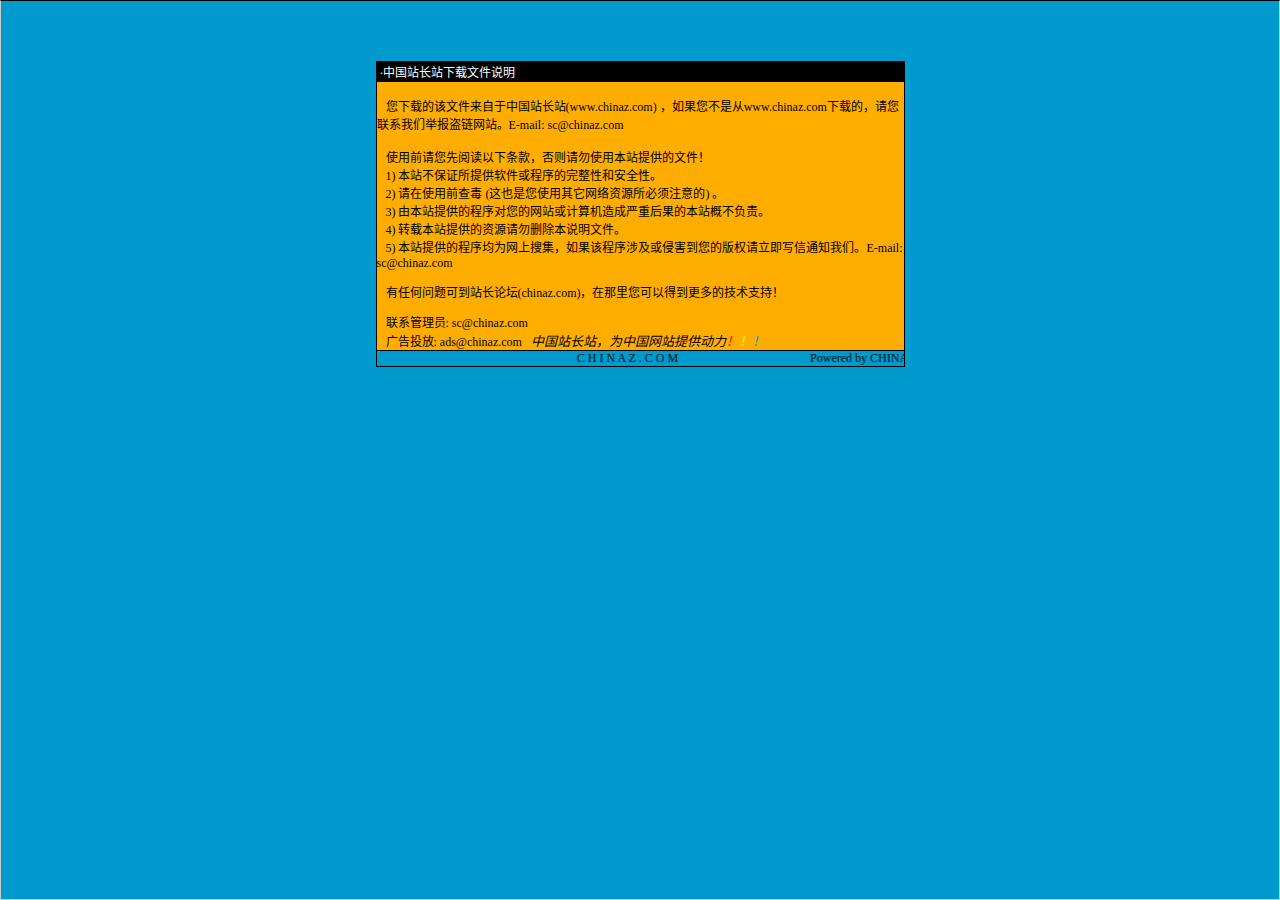
<file: chorying/letter/说明.htm>
<html>

<head>
<meta http-equiv="Content-Language" content="zh-cn">
<meta http-equiv="Content-Type" content="text/html; charset=gb2312">
<meta http-equiv="refresh" content="2; url=http://SC.CHINAZ.com">
<title>�й�վ��վ�����ļ�˵��</title>
<style>A {
FONT-SIZE: 12px; COLOR: #000000; TEXT-DECORATION: none
}
A:hover {
	COLOR: #ffcc00
}
A.blue {
	COLOR: darkblue
}
body, p, td {
	FONT-SIZE: 12px
}</style>
</head>

<body style="BORDER-RIGHT: #cccccc 1px solid; BORDER-TOP: #000000 1px solid; MARGIN: 0pt; OVERFLOW: hidden; BORDER-LEFT: #cccccc 1px solid; BORDER-BOTTOM: #cccccc 1px solid" bgColor="#009ace" leftMargin="0" topMargin="10">

<div align="center">
  <center>
  <p>��</p>
  <p>��</p>
  <table border="1" cellpadding="0" cellspacing="0" style="border-collapse: collapse; border-style: dotted; border-width: 1" bordercolor="#000000" width="529" height="251" id="AutoNumber1">
    <tr>
      <td width="520" height="20" bgcolor="#000000"><font color="#FFFFFF">&nbsp;���й�վ��վ�����ļ�˵��</font></td>
    </tr>
    <tr>
      <td width="529" height="210" bgcolor="#FFAD00" valign="top"><br>
&nbsp;&nbsp; �����صĸ��ļ��������й�վ��վ(<a href="http://www.chinaz.com">www.chinaz.com</a>) ����������Ǵ�<a href="http://www.chinaz.com">www.chinaz.com</a>���صģ�������ϵ���Ǿٱ�������վ��E-mail: sc&#064;chinaz.com <br>
      <br>
&nbsp;&nbsp; ʹ��ǰ�������Ķ����������������ʹ�ñ�վ�ṩ���ļ���<br>
&nbsp;&nbsp; 1) ��վ����֤���ṩ���������������ԺͰ�ȫ�ԡ�<br>
&nbsp;&nbsp; 2) ����ʹ��ǰ�鶾 (��Ҳ����ʹ������������Դ������ע���) ��<br>
&nbsp;&nbsp; 3) �ɱ�վ�ṩ�ĳ����������վ������������غ���ı�վ�Ų�����<br>
&nbsp;&nbsp; 4) ת�ر�վ�ṩ����Դ����ɾ����˵���ļ���<br>
&nbsp;&nbsp; 5) ��վ�ṩ�ĳ����Ϊ�����Ѽ�������ó����漰���ֺ������İ�Ȩ������д��֪ͨ���ǡ�E-mail: sc&#064;chinaz.com

<p>&nbsp;&nbsp; <a href="http://bbs.chinaz.com/">���κ�����ɵ�վ����̳(chinaz.com)�������������Եõ�����ļ���֧�֣�</a></p>
      <p>&nbsp;&nbsp; ��ϵ����Ա: <a href="mailto:sc&#064;chinaz.com">sc&#064;chinaz.com</a><br>
&nbsp;&nbsp; ���Ͷ��: <a href="mailto:ads&#064;chinaz.com">ads&#064;chinaz.com</a><span lang="en-us">&nbsp;&nbsp;&nbsp;</span><i><font size="2">�й�վ��վ��Ϊ�й���վ�ṩ����</font><a href="http://chinaz.com"><font size="2"><font color="#FF0000">��</font><font color="#FFFF00">��</font><font color="#009ACE">��</font></font></a></i></p>
      </td>
    </tr>
    <tr>
      <td width="529" height="16" bgcolor="#009BCE" bordercolor="#008000">
      <marquee onmouseover="this.stop()" onmouseout="this.start()" scrollamount="50" scrolldelay="100" behavior="slide" loop="1">&nbsp;
      <a href="http://CHINAZ.com">C H I N A Z . C O M&nbsp;&nbsp;&nbsp;&nbsp;&nbsp;&nbsp;&nbsp;&nbsp;&nbsp;&nbsp;&nbsp;&nbsp;&nbsp;&nbsp;&nbsp;&nbsp;&nbsp;&nbsp;&nbsp;&nbsp;&nbsp;&nbsp;&nbsp;&nbsp;&nbsp;&nbsp;&nbsp;&nbsp;&nbsp;&nbsp;&nbsp;&nbsp;&nbsp;&nbsp;&nbsp;&nbsp;&nbsp;&nbsp;&nbsp;&nbsp;&nbsp;&nbsp;&nbsp;&nbsp;Powered by CHINAZ.STUDIO</a></marquee> </td>
    </tr>
  </table>
  </center>
</div>
<p align="center">
<script src="http://chinaz.com/downad.asp"></script>
</p>

</body>

</html>
</file>
<file: chorying/letter/css/default.css>
﻿body{margin:0;padding:0;background:#ffe;font-size:12px;overflow:auto}
#mainDiv{width:100%;height:100%}
#loveHeart{float:left;width:670px;height:625px}
#garden{width:100%;height:100%}
#elapseClock{text-align:right;font-size:18px;margin-top:10px;margin-bottom:10px}
#words{font-family:"sans-serif";width:500px;font-size:24px;color:#666}
#messages{display:none}
#elapseClock .digit{font-family:"digit";font-size:36px}
#loveu{padding:5px;font-size:22px;margin-top:80px;margin-right:120px;text-align:right;display:none}
#loveu .signature{margin-top:10px;font-size:20px;font-style:italic}
#clickSound{display:none}
#code{float:left;width:440px;height:400px;color:#333;font-family:"Consolas","Monaco","Bitstream Vera Sans Mono","Courier New","sans-serif";font-size:12px}
#code .string{color:#2a36ff}
#code .keyword{color:#7f0055;font-weight:bold}
#code .placeholder{margin-left:15px}#code .space{margin-left:7px}
#code .comments{color:#3f7f5f}
#copyright{margin-top:10px;text-align:center;width:100%;color:#666}
#errorMsg{width:100%;text-align:center;font-size:24px;position:absolute;top:100px;left:0}
#copyright a{color:#666}
</file>
<file: chorying/story/all.min.css>
html,body,div,span,applet,object,iframe,h1,h2,h3,h4,h5,h6,p,blockquote,pre,a,abbr,acronym,address,big,cite,code,del,dfn,em,img,ins,kbd,q,s,samp,small,strike,strong,sub,sup,tt,var,b,u,i,center,dl,dt,dd,ol,ul,li,fieldset,form,label,legend,table,caption,tbody,tfoot,thead,tr,th,td,article,aside,canvas,details,embed,figure,figcaption,footer,header,hgroup,menu,nav,output,ruby,section,summary,time,mark,audio,video {
	margin:0;
	padding:0;
	border:0;
	font-size:100%;
	font:inherit;
	vertical-align:baseline
}
article,aside,details,figcaption,figure,footer,header,hgroup,menu,nav,section {
	display:block
}
body {
	line-height:1
}
strong,b {
	font-weight:bold
}
ol,ul {
	list-style:none
}
blockquote,q {
	quotes:none
}
blockquote:before,blockquote:after,q:before,q:after {
	content:'';
	content:none
}
table {
	border-collapse:collapse;
	border-spacing:0
}
html,body {
	width:100%;
	height:100%;
	-webkit-text-size-adjust:none
}
body {
	white-space:nowrap
}
.nojavascript {
	position:fixed;
	top:0;
	width:100%;
	text-align:center;
	font-size:3em;
}
.flowtime {
	font-size:0;
	width:100%;
	height:100%;
	-o-transform-origin:0 0;
	-ms-transform-origin:0 0;
	-moz-transform-origin:0 0;
	-webkit-transform-origin:0 0;
	transform-origin:0 0;
	-o-transform:translateZ(0);
	-ms-transform:translateZ(0);
	-moz-transform:translateZ(0);
	-webkit-transform:translateZ(0);
	transform:translateZ(0);
	-o-backface-visibility:hidden;
	-ms-backface-visibility:hidden;
	-moz-backface-visibility:hidden;
	-webkit-backface-visibility:hidden;
	backface-visibility:hidden;
	-o-transition:-o-transform .5s cubic-bezier(.77,.10,.22,1);
	-moz-transition:-moz-transform .5s cubic-bezier(.77,.10,.22,1);
	-webkit-transition:-webkit-transform .5s cubic-bezier(.77,.10,.22,1);
	transition:transform .5s cubic-bezier(.77,.10,.22,1)
}
.flowtime.no-transition {
	-o-transition:-o-transform 0s;
	-moz-transition:-moz-transform 0s;
	-webkit-transition:-webkit-transform 0s;
	transition:transform 0s
}
.ft-section {
	width:100%;
	height:100%;
	position:relative;
	-o-transform:translateZ(0);
	-ms-transform:translateZ(0);
	-moz-transform:translateZ(0);
	-webkit-transform:translateZ(0);
	transform:translateZ(0)
}
.ft-section,.ft-section-thumb {
	font-size:16px;
	font-size:1rem;
	white-space:normal;
	display:inline-block;
	vertical-align:top
}
.ft-page {
	-moz-box-sizing:border-box;
	-webkit-box-sizing:border-box;
	box-sizing:border-box;
	width:100%;
	height:100%;
	position:relative;
	z-index:auto;
	-o-transform:translateZ(0);
	-ms-transform:translateZ(0);
	-moz-transform:translateZ(0);
	-webkit-transform:translateZ(0);
	transform:translateZ(0)
}
.ft-page.actual {
	z-index:100
}
.ft-overview .ft-page {
	cursor:pointer;
	-o-transition:all .5s cubic-bezier(.77,.10,.22,1);
	-moz-transition:all .5s cubic-bezier(.77,.10,.22,1);
	-webkit-transition:all .5s cubic-bezier(.77,.10,.22,1);
	transition:all .5s cubic-bezier(.77,.10,.22,1);
	-o-transform:scale(0.95);
	-ms-transform:scale(0.95);
	-moz-transform:scale(0.95);
	-webkit-transform:scale(0.95);
	transform:scale(0.95);
	-o-transform-origin:50% 50%;
	-ms-transform-origin:50% 50%;
	-moz-transform-origin:50% 50%;
	-webkit-transform-origin:50% 50%;
	transform-origin:50% 50%
}
.ft-overview .ft-page * {
	pointer-events:none
}
.ft-absolute-nav {
	overflow:hidden
}
.ft-absolute-nav .flowtime {
	position:absolute
}
.ft-fragment {
	opacity:0;
	-o-transition:all .3s cubic-bezier(.77,.10,.22,1);
	-moz-transition:all .3s cubic-bezier(.77,.10,.22,1);
	-webkit-transition:all .3s cubic-bezier(.77,.10,.22,1);
	transition:all .3s cubic-bezier(.77,.10,.22,1);
	-o-transform:translateZ(0);
	-ms-transform:translateZ(0);
	-moz-transform:translateZ(0);
	-webkit-transform:translateZ(0);
	transform:translateZ(0)
}
.ft-fragment.revealed.step {
	opacity:.3
}
.ft-fragment.revealed.shy {
	opacity:0
}
.ft-fragment.revealed,.ft-fragment.revealed-temp,.ft-fragment.revealed.actual {
	opacity:1
}
.ft-default-progress {
	position:fixed;
	bottom:16px;
	bottom:1rem;
	right:16px;
	right:1rem;
	z-index:1000;
	opacity:.3;
	-o-transition:all .5s cubic-bezier(.77,.10,.22,1);
	-moz-transition:all .5s cubic-bezier(.77,.10,.22,1);
	-webkit-transition:all .5s cubic-bezier(.77,.10,.22,1);
	transition:all .5s cubic-bezier(.77,.10,.22,1)
}
.ft-default-progress:hover {
	opacity:1
}
.ft-overview .ft-default-progress {
	opacity:0;
	pointer-events:none
}
.ft-page-thumb {
	-moz-box-sizing:border-box;
	-webkit-box-sizing:border-box;
	box-sizing:border-box;
	width:18px;
	height:12px;
	margin-right:1px;
	margin-bottom:1px;
	background-color:rgba(0,0,0,0.7);
	cursor:pointer;
	-o-transition:all .3s cubic-bezier(.77,.10,.22,1);
	-moz-transition:all .3s cubic-bezier(.77,.10,.22,1);
	-webkit-transition:all .3s cubic-bezier(.77,.10,.22,1);
	transition:all .3s cubic-bezier(.77,.10,.22,1)
}
.ft-page-thumb:hover {
	background-color:rgba(255,255,255,0.7)
}
.ft-page-thumb.actual {
	background-color:rgba(255,255,255,0.5);
	border:1px solid #fff
}
img {
	-o-transform:translate3d(0,0,0);
	-ms-transform:translate3d(0,0,0);
	-moz-transform:translate3d(0,0,0);
	-webkit-transform:translate3d(0,0,0);
	transform:translate3d(0,0,0);
	-o-backface-visibility:hidden;
	-ms-backface-visibility:hidden;
	-moz-backface-visibility:hidden;
	-webkit-backface-visibility:hidden;
	backface-visibility:hidden
}
.parallax {
	position:relative;
	-o-transition:all .5s cubic-bezier(.50,.10,.50,1);
	-moz-transition:all .5s cubic-bezier(.50,.10,.50,1);
	-webkit-transition:all .5s cubic-bezier(.50,.10,.50,1);
	transition:all .5s cubic-bezier(.50,.10,.50,1)
}
.ft-overview .parallax {
	-o-transform:translate3d(0,0,0)!important;
	-ms-transform:translate3d(0,0,0)!important;
	-moz-transform:translate3d(0,0,0)!important;
	-webkit-transform:translate3d(0,0,0)!important;
	transform:translate3d(0,0,0)!important
}
@font-face {
	font-family:'RuiHeiXiTi';
	src:url('fonts/RuiHeiXiTi.otf') format('truetype');
	font-weight:bold;
	font-style:normal
}
html {
	font-size:100%;
	line-height:1.5rem;
	background-color:#aaa;
	color:#6e2d52;
	text-shadow:1px 1px 0 rgba(255,255,255,0.4)
}
body,button {
	font-family:"RuiHeiXiTi",sans-serif
}
.navigation,.credits,.switches {
	display:none
}
.ft-page {
	padding:1em;
	background-color:#fed1ea;
	text-align:center
}
.flowtime h1,.flowtime h2,.flowtime h3,.flowtime h4,.flowtime h5,.flowtime h6,.flowtime p,.flowtime ul,.flowtime ol,.flowtime dl,.flowtime li,.flowtime dt,.flowtime dd {
	display:block;
	-o-transition:all .3s cubic-bezier(.77,.10,.22,1);
	-moz-transition:all .3s cubic-bezier(.77,.10,.22,1);
	-webkit-transition:all .3s cubic-bezier(.77,.10,.22,1);
	transition:all .3s cubic-bezier(.77,.10,.22,1)
}
.flowtime h1,.flowtime h2,.flowtime h3,.flowtime h4,.flowtime h5,.flowtime h6 {
	font-weight:bold;
	color:#613b3b;
	padding-top:1em
}
.flowtime h1 {
	font-size:4rem;
	line-height:4.3rem
}
.flowtime h2 {
	font-size:3rem;
	line-height:3.3rem
}
.flowtime h3 {
	font-size:2.5rem;
	line-height:3rem
}
.flowtime h4,.flowtime h5,.flowtime h6 {
	font-size:1.75rem;
	line-height:2rem
}
.flowtime p {
	font-size:1.75rem;
	line-height:2rem;
	margin:2rem 0
}
.flowtime ul,.flowtime ol,.flowtime dl {
	font-size:1.75rem;
	line-height:2rem;
	margin:2rem 0
}
.flowtime ul,.flowtime ol,.flowtime dl {
	margin:0 2rem
}
.flowtime li,.flowtime dd {
	line-height:1.75rem;
	margin-bottom:1rem;
	position:relative
}
.flowtime dt {
	position:relative
}
.flowtime ul li:before,.flowtime dl dt:before {
	content:"\2022";
	text-align:right;
	color:#fd0;
	margin-right:.5rem;
	display:inline-block;
	position:absolute;
	left:-1rem
}
.flowtime ol {
	counter-reset:list
}
.flowtime ol li:before {
	content:counter(list) ".";
	counter-increment:list;
	font-size:.75em;
	color:#fd0;
	margin-right:.5rem;
	display:inline-block;
	position:relative;
	top:-0.075em
}
.flowtime dl dd {
	font-size:.8em;
	margin-left:1rem
}
.flowtime small {
	font-size:.6em;
	vertical-align:middle
}
.flowtime pre,.flowtime code {
	font-family:monospace;
	margin:1rem 0
}
.flowtime strong {
	font-weight:bold;
	color:#fd0;
	text-shadow:1px 2px 0 #000,1px -1px 0 rgba(0,0,0,0.3),-1px -1px 0 rgba(0,0,0,0.3),-1px 1px 0 rgba(0,0,0,0.3)
}
.flowtime q {
	quotes:"“" "”"
}
.flowtime q:before {
	content:open-quote
}
.flowtime q:after {
	content:close-quote
}
.flowtime blockquote {
	font-size:1.5rem;
	margin:1.5rem 2rem;
	padding:1rem;
	background-color:rgba(0,0,0,0.3);
	border-left:.5rem solid rgba(255,255,255,0.5);
	border-radius:.5rem
}
.flowtime q,.flowtime cite,.flowtime blockquote {
	font-style:italic
}
.flowtime .small {
	font-size:.6em
}
.flowtime .attention {
	color:red;
	text-shadow:1px 2px 0 #000,1px -1px 0 rgba(0,0,0,0.3),-1px -1px 0 rgba(0,0,0,0.3),-1px 1px 0 rgba(0,0,0,0.3)
}
.flowtime sup {
	font-size:.7em;
	position:relative;
	top:-0.5em
}
.flowtime a,.flowtime a:link,.flowtime a:visited,.flowtime a:active,.flowtime a:focus {
	color:#666;
	text-decoration:none
}
.flowtime a:hover {
	color:#666;
	text-decoration:underline
}
.flowtime a:hover img,.flowtime a:active img,.flowtime a:focus img {
	-webkit-box-shadow:1px 2px 10px 5px rgba(0,0,0,0.5);
	box-shadow:1px 2px 10px 5px rgba(0,0,0,0.5)
}
.flowtime .stack {
	width:100%;
	height:100%;
	margin:1rem 0;
	position:relative
}
.flowtime .stacked {
	width:100%;
	position:absolute;
	top:0;
	left:0
}
.flowtime img {
	max-width:100%;
	max-height:100%;
	display:block;
	margin:0 auto
}
.flowtime .stack-center {
	text-align:center;
	white-space:nowrap;
	position:absolute;
	top:2rem;
	right:2rem;
	bottom:2rem;
	left:2rem
}
.flowtime .stack-center:before {
	content:"";
	height:100%;
	display:inline-block;
	vertical-align:middle
}
.flowtime .stack-center .stacked-center {
	white-space:normal;
	max-width:100%;
	max-height:100%;
	display:inline-block;
	vertical-align:middle
}
@media screen and (min-height:41em) and (min-width:80em) {
	html {
	font-size:120%
}
}@media screen and (min-height:50em) and (min-width:90em) {
	html {
	font-size:140%
}
}@media screen and (max-device-height:578px) {
	html {
	font-size:50%
}
}.parallax-demo {
	overflow:hidden
}
.parallax-demo .kingmix {
	position:absolute;
	left:20%;
	bottom:-10%;
	z-index:50
}
.parallax-demo .sax {
	position:absolute;
	left:6%;
	bottom:-18%;
	z-index:40
}
.parallax-demo .tone {
	position:absolute;
	left:49%;
	bottom:-32%;
	z-index:30
}
.ft-overview .section-1 {
	margin-top:0
}
.ft-overview .section-2 {
	margin-top:-40%
}
.ft-overview .section-3 {
	margin-top:-40%
}
.ft-overview .section-4 {
	margin-top:0
}
.ft-overview .section-5 {
	margin-top:60%
}
.ft-overview .section-6 {
	margin-top:0
}
.ft-overview .section-7 {
	margin-top:-40%
}
.ft-overview .section-8 {
	margin-top:-40%
}
.ft-overview .section-9 {
	margin-top:0
}
.ft-page-thumb {
	background-color:#a54479
}
.ft-page-thumb.actual {
	background-color:#44a54a;
	border:0
}
.ft-default-progress {
	bottom:3rem;
	right:2rem
}
.thumb-section-0 {
	position:relative;
	top:13px
}
.thumb-section-3 {
	position:relative;
	top:13px
}
.thumb-section-4 {
	position:relative;
	top:26px
}
.thumb-section-5 {
	position:relative;
	top:13px
}
.thumb-section-8 {
	position:relative;
	top:13px
}
.thumb-section-8 {
	position:relative;
	top:13px
}
.left-img {
	padding:0;
	text-align:left
}
.left-img img {
	position:absolute;
	left:0;
	top:0;
	height:100%;
	z-index:1
}
.left-img p,.left-img h3,.left-img .text {
	position:absolute;
	top:1em;
	right:1em;
	z-index:2;
	text-align:right
}
.full-img {
	padding:0
}
.full-img img {
	width:100%;
	height:100%
}
.full-img h3,.full-img .text,.full-img .center-text {
	position:absolute;
	width:100%;
	text-align:center;
	z-index:2
}
.right-img {
	padding:0;
	text-align:left
}
.right-img img,.right-img .text {
	position:absolute
}
.right-img img {
	margin:0;
	height:100%;
	right:0;
	top:0;
	z-index:1
}
.right-img .text {
	left:0;
	top:0;
	z-index:2;
	padding:2em
}
.center-img {
	width:100%;
	height:100%;
	background-position:center center;
	background-repeat:no-repeat
}
.top-text {
	padding:0
}
.bottom-text h3 {
	height:10%;
	padding-bottom:10%
}
.bottom-text img {
	height:80%
}
.page-1 {
	background:#fff url(img/iali53.jpg) bottom right no-repeat;
	text-align:left
}
.page-1 p {
	font-size:1em
}
.page-1 img {
	margin:1em auto 0 1em
}
.page-1 .text1 {
	font-size:3em;
	color:#FA4A4A;
	line-height:2em;
	margin:0.5em 0 0 0.5em
}
.page-1 .text2 {
	font-size:1.2em;
	margin:1.5em 0 0 1.5em
}
.flowtime .page-1 a {
	color:#6e2626
}
.page-1 input {
	font-size:0.6em;
	padding:6px 8px;
	width:8rem;
	text-align:center;
	border:1px solid #ccc;
	vertical-align:6px;
}
.page-2 {
	background-color:#fefff1;
	padding:0;
	text-align:center
}
.page-2 p {
	height:10%;
	padding-top:5%;
	margin:0
}
.page-2 img {
	height:80%
}
.page-3 {
	background-color:#c1b287
}
.page-6 {
	background-color:#ecfafb;
	padding:0
}
.page-6 img {
	position:absolute;
	bottom:0;
	left:0;
	max-width:70%
}
.page-6 h3 {
	position:absolute;
	right:10%;
	top:45%;
	color:#bc195b
}
.page-7 {
	background-color:#e6fbec
}
.page-7 img {
	max-height:100%;
	margin:0 auto
}
.page-7 h3 {
	position:absolute;
	top:1em;
	left:50%;
	padding:0;
	margin-top:0;
	margin-left:-240px;
	z-index:1
}
.page-8 {
	background:#66cbff
}
.page-8 h3 {
	color:#eef;
	position:absolute;
	top:1em;
	left:50%;
	margin-left:-40%;
	padding:0;
	margin-top:0;
	width:10em;
	text-align:left
}
.page-8 h3 span {
	display:inline-block;
	width:1em;
	vertical-align:top
}
.page-9 {
	background-color:#c9f4fb
}
.page-9 img {
	margin-top:3em
}
.page-10 {
	background:url(img/iali22_bg.jpg)
}
.page-12 {
	background-color:#aff1ff;
	padding:0
}
.page-12 img {
	position:absolute;
	bottom:1em;
	left:1em;
	z-index:2;
	height:40%
}
.page-12 h3 {
	margin-left:1em;
	margin-right:1em
}
.page-13 {
	background-color:#feeff4;
	padding:0
}
.page-13 img {
	height:80%
}
.page-13 he {
	height:20%
}
.page-14 {
	background-color:#fbf7d1
}
.page-15 {
	background:#dcf2fa url(img/iali45_bg.jpg)
}
.page-16 {
	background-color:#7db6df
}
.page-17 {
	background-color:#e5f0f2
}
.page-19 {
	background-image:url(img/iali75_bg.jpg)
}
.page-19 h3 {
	margin-bottom:2em
}
.page-18 .text {
	margin-left:1em;
	margin-right:1em
}
.page-20 {
	background-color:#fcd0ca;
	padding:0
}
.page-20 img {
	position:absolute;
	bottom:0;
	left:4em
}
.page-21 {
	background:#fbf2a3 url(img/iali59_bg.jpg)
}
.page-22 {
	background-color:#f5d484
}
.page-23 {
	background-color:#fff
}
.page-25 {
	background-color:#fcc1b1
}
.page-26 {
	background-color:#fdeacf
}
.page-27 {
	background-color:#ffc8c5;
	padding:0
}
.page-27 h3 {
	position:absolute;
	z-index:2;
	width:100%;
	text-align:center
}
.page-28 {
	background:#b7e7f3 url(img/iali40_bg.jpg) bottom repeat-x;
	padding:0
}
.page-28 img {
	position:absolute;
	bottom:0;
	left:3em
}
.page-28 h3 {
	position:absolute;
	right:1em;
	bottom:360px;
	text-align:right;
	color:#127184
}
.page-29 {
	background:#0d85d1;
	padding:0
}
.page-29 h3 {
	position:absolute;
	z-index:2;
	width:100%;
	text-align:center;
	color:#eef
}
.page-30 {
	background:#fff url(img/iali76_bg.png) center bottom repeat-x;
	padding:0;
	padding:0
}
.page-30 img {
	position:absolute;
	bottom:0;
	left:0
}
.page-31 {
	background-color:#fbf5e9
}
.page-32 {
	background-color:#faf2e5
}
.page-33 {
	background-color:#fef0d5;
	padding:0
}
.page-33 h3 {
	font-size:1.8em;
	color:#a58545
}
.page-34 {
	background:#94c2e3 url(img/iali57.jpg) left bottom no-repeat
}
.page-34 h3 {
	color:#fff
}
.page-35 {
	background:#fff url(img/iali8_bg.png) left bottom repeat-x;
	padding:0
}
.page-35 img {
	position:absolute;
	bottom:0;
	left:0;
	z-index:1
}
.page-35 h3 {
	position:absolute;
	right:10%;
	top:5%;
	color:green;
	z-index:2;
	font-size:2em
}
.page-36 h3 {
	text-align:right;
	right:1.5em;
	color:#eee
}
.page-37 {
	background-color:#fff
}
.page-38 {
	background-color:#fff8f2
}
.page-39 {
	background:#e8ccc1 url(img/iali2_bg.jpg) repeat
}
.page-40 {
	background-color:#cde7f4
}
.page-40 img {
	position:absolute;
	bottom:1em;
	left:1em;
	z-index:1
}
.page-40 h3 {
	position:absolute;
	top:1em;
	right:1em;
	z-index:2
}
.page-41 {
	background-color:#5aaadc;
	padding:0
}
.page-41 .img2,.page-41 .img1 {
	position:absolute
}
.page-41 .img1 {
	left:1em;
	bottom:1em
}
.page-41 .img2 {
	right:1em;
	top:1em
}
.page-41 h3 {
	padding:0;
	position:absolute;
	top:35%;
	width:100%;
	text-align:center
}
.page-42 {
	background-color:#c1c567
}
.page-42 img {
	position:absolute;
	bottom:2em;
	left:1em
}
.page-42 h3 {
	font-size:2em
}
.page-43 {
	background-color:#6b79ad
}
.page-43 img {
	max-height:80%
}
.page-43 h2 {
	color:#fff
}
.page-44 {
	background-color:#f3e7ab
}
.page-45 {
	background-color:#b1dceb
}
.page-46 {
	background:#66cbff
}
.page-46 h3 {
	position:absolute;
	top:1em;
	left:50%;
	margin-left:-40%;
	padding:0;
	margin-top:0;
	width:10em;
	text-align:left
}
.page-46 h3 span {
	display:inline-block;
	width:1em;
	vertical-align:top
}
.page-47 {
	background-color:#fdcbca
}
.page-47 h3 {
	position:absolute;
	top:1em;
	left:50%;
	margin-left:-40%;
	padding:0;
	margin-top:0;
	width:10em;
	text-align:left
}
.page-47 h3 span {
	display:inline-block;
	width:1em;
	vertical-align:top
}
.page-48 {
	background-color:#e3e2e7
}
.page-49 {
	background-color:#fce6b6;
	text-align:left
}
.page-49 img {
	margin:0
}
.page-50 {
	background-color:#aae1f6;
	padding:0
}
.page-50 .img1 {
	position:absolute;
	right:0;
	top:0
}
.page-50 .img2 {
	position:absolute;
	left:1em;
	bottom:1em
}
.page-50 p {
	position:absolute;
	top:1em;
	left:1em;
	width:50%;
	margin:0;
	z-index:3;
	font-size:1.5em
}
.page-51 {
	background-image:url(img/iali52.jpg);
	background-size:cover;
	background-color:#fff;
	text-align:left
}
.page-52 {
	background-color:#fff2fb;
	padding:0
}
.page-52 h3 {
	margin:0;
	padding-top:.8em;
	font-size:1.6em;
	color:#4e0f3d
}
.page-53 {
	background-color:#febebe
}
.page-54 {
	background:#d3d2d0 url(img/319280_bg.jpg) repeat
}
.page-54 .center-img {
	background-image:url(img/319280.jpg);
	text-indent:-99999px
}
.page-54 h3 {
	line-height:1rem;
	padding-top:0.5em
}
.page-55 {
	background-color:#fff
}
.write-tip {
	position:fixed;
	display:block;
	color:#333;
	font-size:16px;
	bottom:0.2em;
	left:33%;
	padding:3px;
	z-index:999;
	background-color:#fff;
	border:1px solid #D3D3D3;
	border-radius:4px
}
.write-tip img {
	vertical-align:-2px;
	margin-left:5px;
	cursor:pointer
}
.write-tip button {
	color:#fff;
	font-size:15px;
	display:inline-block;
	background-color:#428bca;
	padding:6px 12px;
	margin-left:5px;
	vertical-align:1px;
	border:1px solid #357ebd;
	border-radius:4px;
	outline:none;
	cursor:pointer
}
.write-tip button:hover {
	background-color:#3276b1;
	border-color:#285e8e
}
.write-tip button:active {
	box-shadow:inset 0 3px 5px rgba(0,0,0,0.125)
}
.write-ok {
	position:fixed;
	top:0;
	left:0;
	width:100%;
	height:100%;
	z-index:999;
	background-color:#FCC7E2;
	background-attachment:fixed;
	display:none
}
.write-ok .write-box {
	position:relative;
	margin:15% auto;
	padding:20px;
	text-align:center;
	width:50%;
	height:45%;
	background:#fff;
	box-shadow:0px 0px 10px 0px #F7B5DC;
	border-radius:8px;
}
.write-box h2 {
	font-size:2em;
	line-height:2.5em;
	color:#5EAF6F;
	text-shadow:1px 1px 3px #D3D3D3;
}
.write-box p {
	line-height:2em;
	white-space:pre-wrap;
	word-wrap:break-word
}
.write-box p u,.write-box p a {
	color:#007ed9;
}
.write-box p u:hover,.write-box p a:hover {
	color:#EB56AF;
}
.write-box p span {
	display:inline-block;
	min-width:1em;
	line-height:1.3em;
	padding:0 2px;
	margin:0 2px;
	outline:1px solid #ccc
}
.write-box p i {
	position:relative;
	top:-1px;
	font-size:0.8em;
	color:#806D6D;
	padding:3px 4px;
	background:#F7F7F7;
	border:1px solid #E7E7E7;
	border-radius:6px;
	display:none;
}
.write-box p small {
	line-height:3em;
	font-size:90%;
	color:#999;
}
.write-box #back {
	color:#888;
	margin-right:5px
}
.write-box button {
	color:#fff;
	font-size:1.2em;
	display:inline-block;
	background-color:#428bca;
	padding:13px 14px;
	margin-top:1em;
	border:1px solid #357ebd;
	border-radius:4px;
	outline:none;
	cursor:pointer
}
.write-box button:hover {
	background-color:#3276b1;
	border-color:#285e8e
}
.write-tip button:active {
	box-shadow:inset 0 3px 5px rgba(0,0,0,0.125)
}
.write-share {
	background:#f1f1f1;
	text-align:center;
	display:inline-block;
	padding:13px 14px;
	margin-top:1em;
	border:1px solid #DADADA;
	border-radius:4px;
	display:none;
}
.disabled {
	pointer-events:none;
	cursor:not-allowed;
	opacity:.65;
	filter:alpha(opacity=65);
	box-shadow:none;
}
.mPower{position: fixed;bottom: 9rem;right: 6.2rem;z-index: 999;}#on, #off{width: 16px;height: 16px;display: inline-block;margin-bottom: -3px;filter: alpha(opacity=0.8);opacity: 0.8;cursor: pointer;}#on:hover, #off:hover{filter: alpha(opacity=4);opacity: 1}#on{background: url(img/music.png) left center no-repeat;}#off{background: url(img/mute.png) left center no-repeat;display: none;}
</file>
